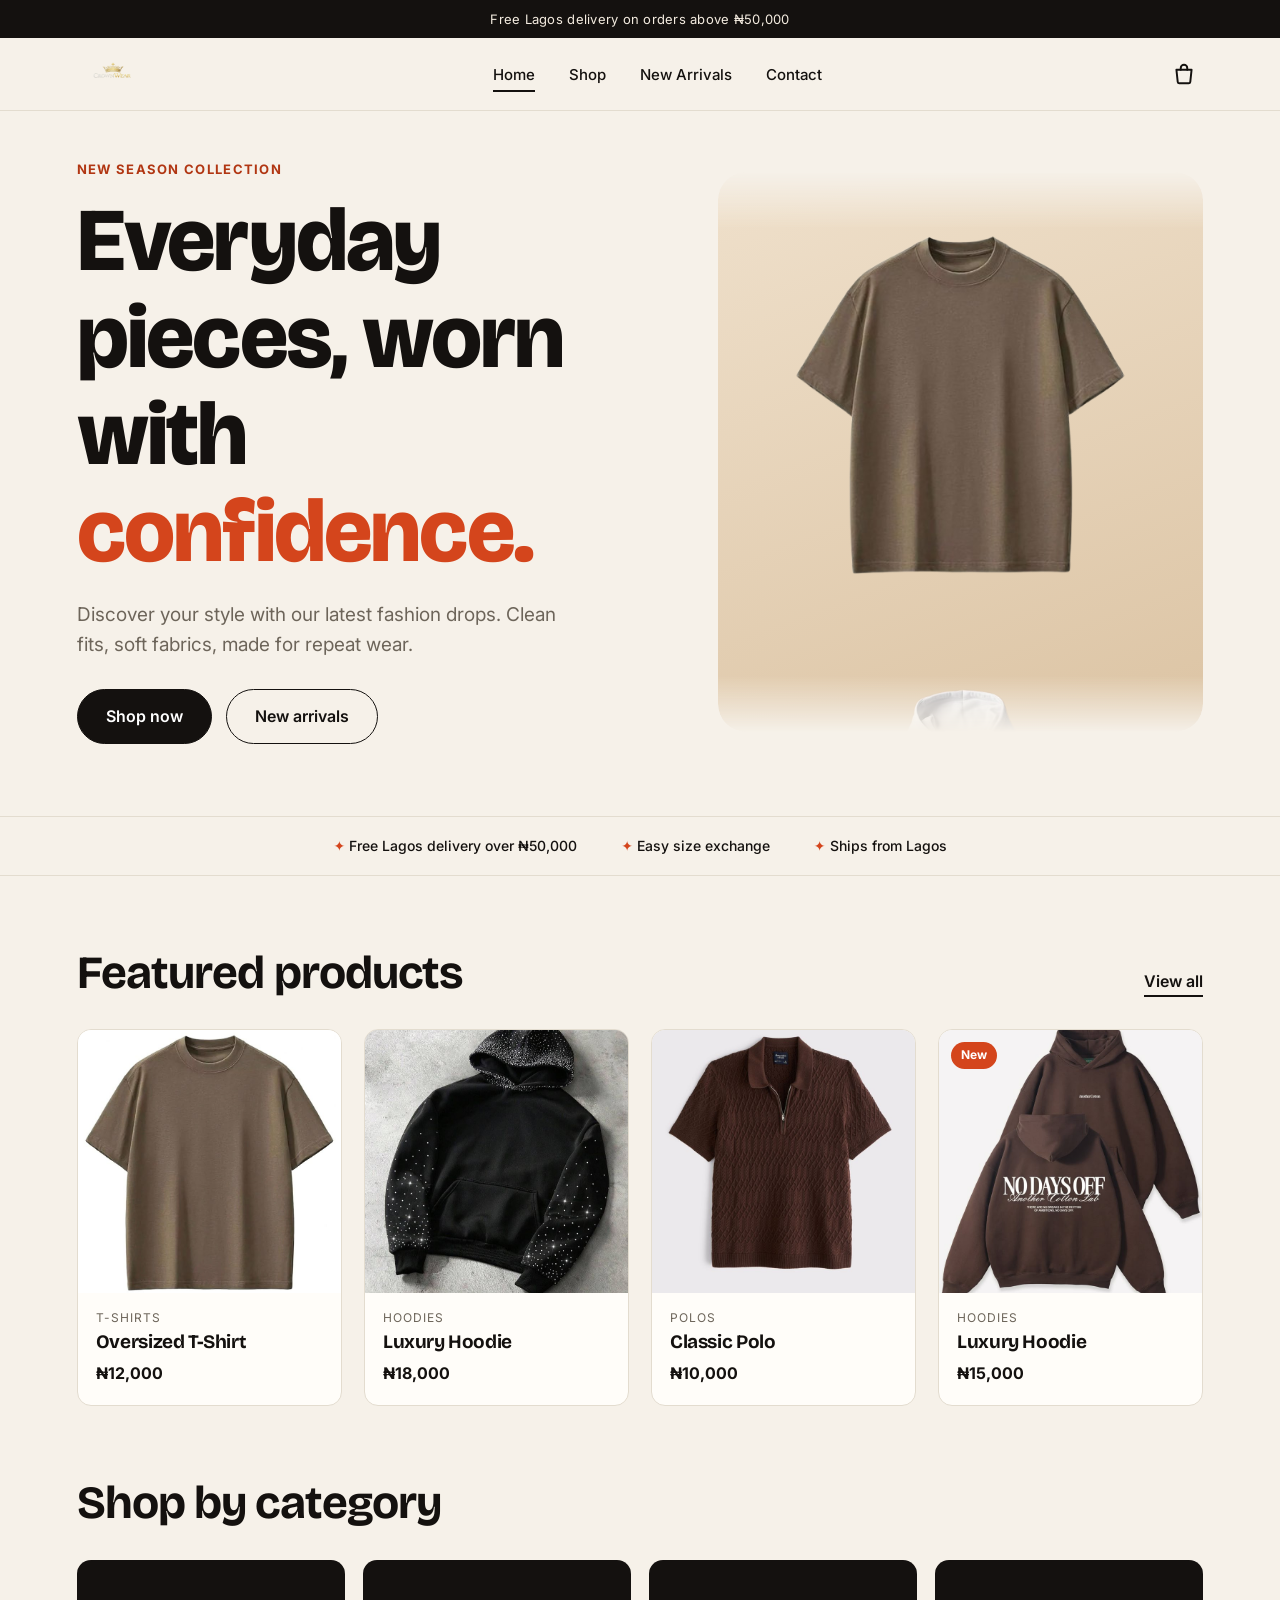
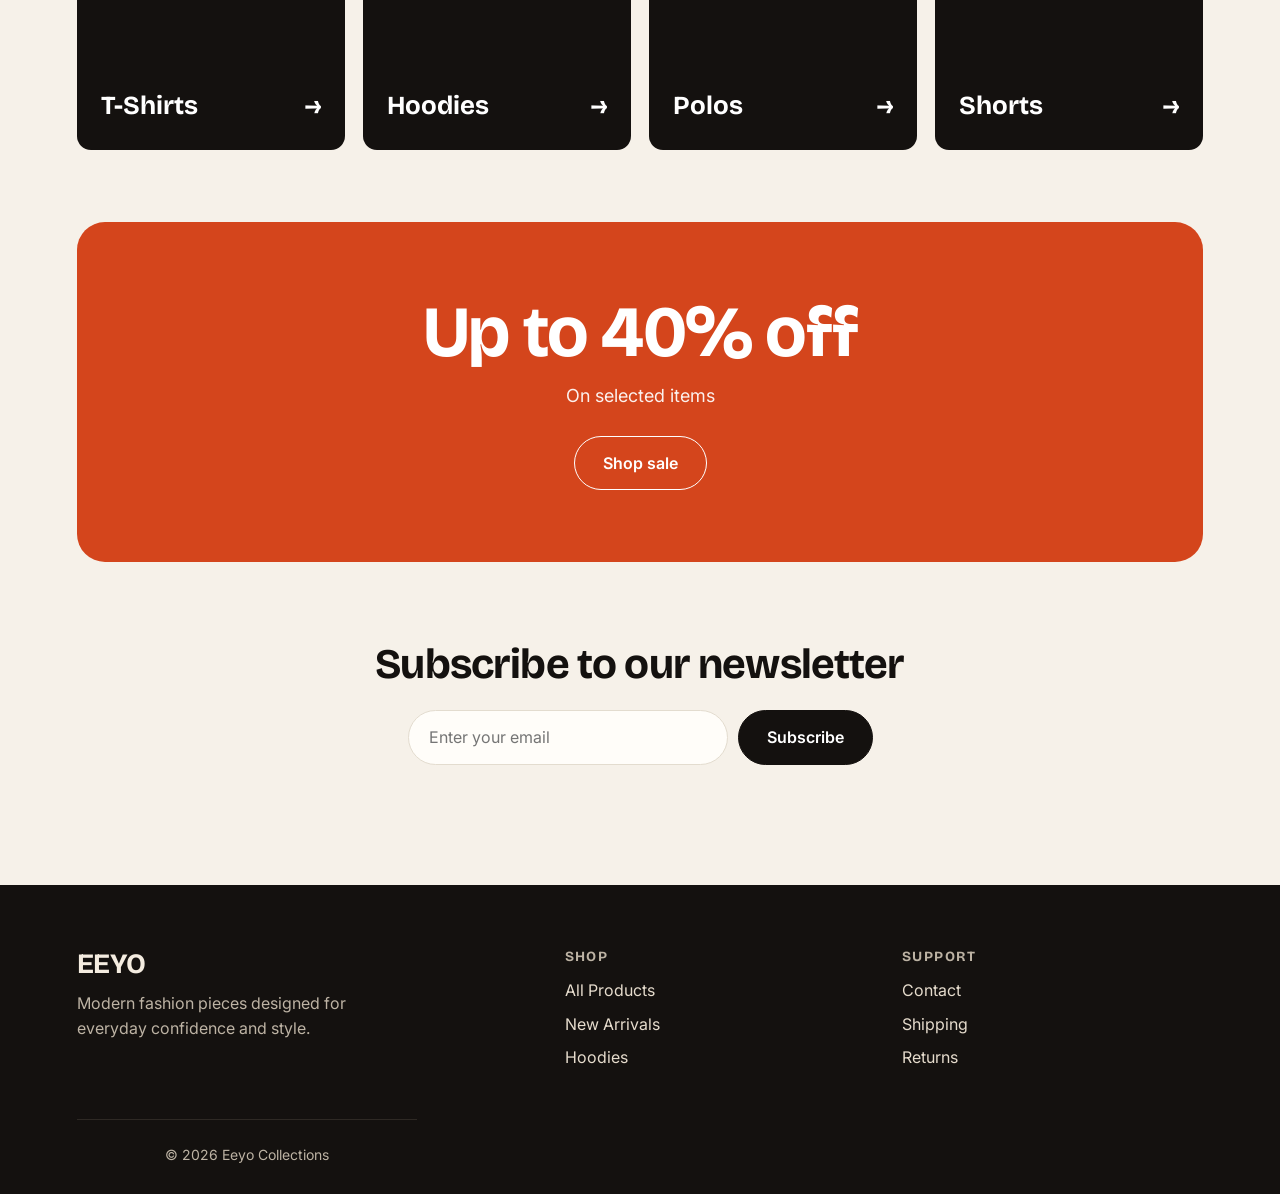
<file: index.html>
<!DOCTYPE html>
<html lang="en">
<head>
  <meta charset="UTF-8">
  <meta name="viewport" content="width=device-width, initial-scale=1.0">
  <title>Eeyo Collections | Modern everyday fashion</title>
  <meta name="description" content="Modern fashion pieces designed for everyday confidence and style. Shop hoodies, tees, polos and more.">
  <link rel="preconnect" href="https://fonts.googleapis.com">
  <link rel="preconnect" href="https://fonts.gstatic.com" crossorigin>
  <link href="https://fonts.googleapis.com/css2?family=Bricolage+Grotesque:opsz,wght@12..96,500;12..96,700;12..96,800&family=Inter:wght@400;500;600&display=swap" rel="stylesheet">
  <link rel="stylesheet" href="style.css">
</head>
<body>
  <div id="site-header"></div>

  <main>
    <section class="hero">
      <div class="hero-text reveal">
        <p class="eyebrow">New season collection</p>
        <h1>Everyday pieces, worn with <em>confidence.</em></h1>
        <p class="lead">Discover your style with our latest fashion drops. Clean fits, soft fabrics, made for repeat wear.</p>
        <div class="hero-actions">
          <a href="shop.html" class="btn btn-primary">Shop now</a>
          <a href="new-arrivals.html" class="btn">New arrivals</a>
        </div>
      </div>

      <div class="hero-slider reveal" style="--reveal-delay:150ms" aria-hidden="true">
        <div class="slide-track">
          <!-- Set 1 -->
          <img src="images/hero1-removebg-preview.png" alt="">
          <img src="images/hoodie1-removebg-preview.png" alt="">
          <img src="images/summer_short1-removebg-preview.png" alt="">
          <img src="images/hoodie5-removebg-preview.png" alt="">
          <!-- Set 2 (identical, so the loop is seamless) -->
          <img src="images/hero1-removebg-preview.png" alt="">
          <img src="images/hoodie1-removebg-preview.png" alt="">
          <img src="images/summer_short1-removebg-preview.png" alt="">
          <img src="images/hoodie5-removebg-preview.png" alt="">
        </div>
      </div>
    </section>

    <div class="strip">
      <span>Free Lagos delivery over &#8358;50,000</span>
      <span>Easy size exchange</span>
      <span>Ships from Lagos</span>
    </div>

    <section class="section">
      <div class="section-head reveal">
        <h2>Featured products</h2>
        <a href="shop.html" class="text-link">View all</a>
      </div>
      <div class="grid" id="featured-grid"></div>
    </section>

    <section class="section" style="padding-top:0">
      <div class="section-head reveal">
        <h2>Shop by category</h2>
      </div>
      <div class="cat-grid">
        <a href="shop.html?cat=tshirt" class="cat-tile reveal"><span>T-Shirts</span><span aria-hidden="true">&rarr;</span></a>
        <a href="shop.html?cat=hoodie" class="cat-tile reveal" style="--reveal-delay:80ms"><span>Hoodies</span><span aria-hidden="true">&rarr;</span></a>
        <a href="shop.html?cat=polo" class="cat-tile reveal" style="--reveal-delay:160ms"><span>Polos</span><span aria-hidden="true">&rarr;</span></a>
        <a href="shop.html?cat=shorts" class="cat-tile reveal" style="--reveal-delay:240ms"><span>Shorts</span><span aria-hidden="true">&rarr;</span></a>
      </div>
    </section>

    <section class="promo reveal">
      <h2>Up to 40% off</h2>
      <p>On selected items</p>
      <a href="shop.html" class="btn btn-light">Shop sale</a>
    </section>

    <section class="newsletter reveal">
      <h2>Subscribe to our newsletter</h2>
      <form id="newsletter-form">
        <input type="email" placeholder="Enter your email" aria-label="Email address" required>
        <button type="submit" class="btn btn-primary">Subscribe</button>
      </form>
    </section>
  </main>

  <div id="site-footer"></div>
  <script src="script.js"></script>
</body>
</html>
</file>
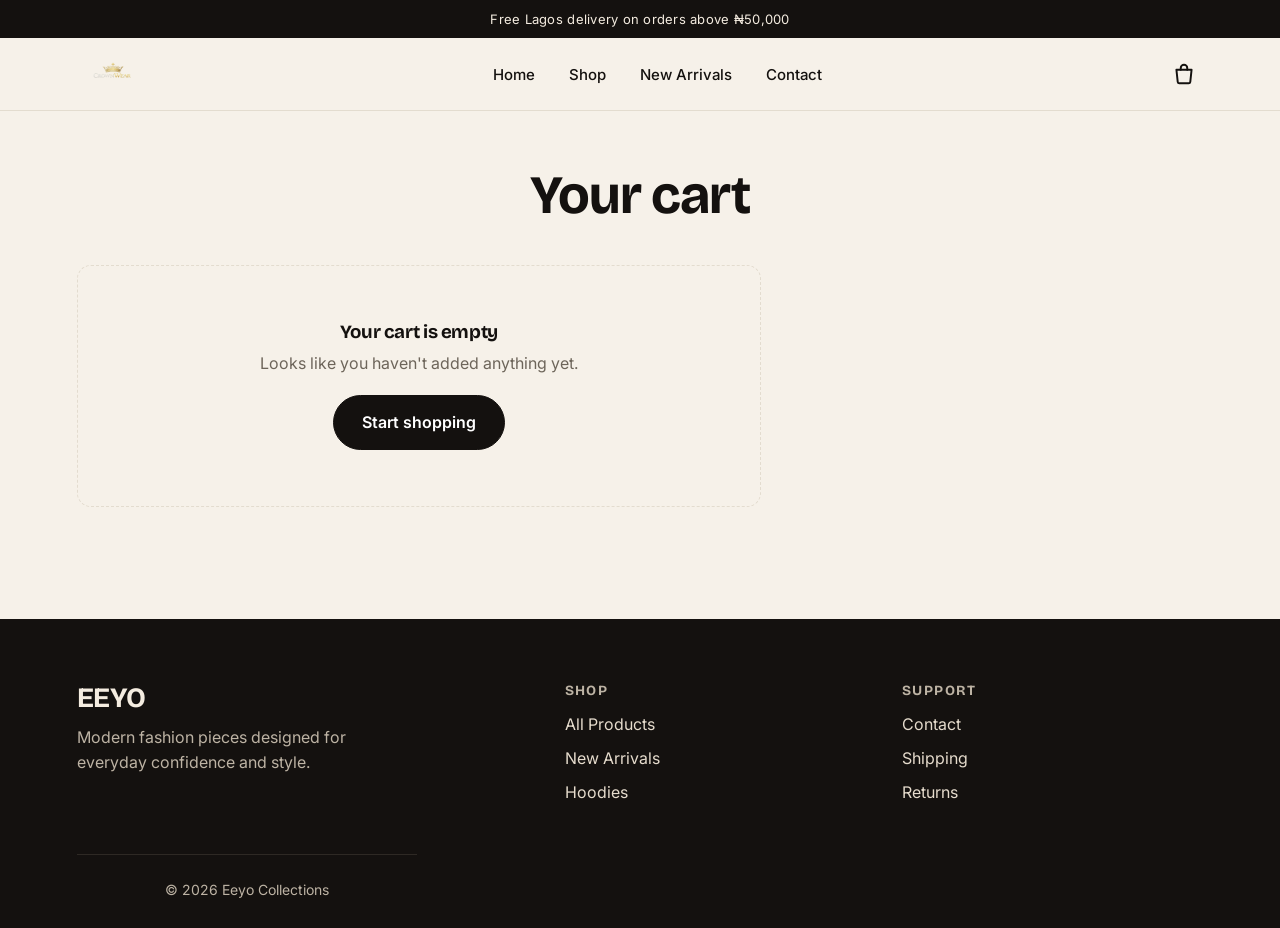
<file: cart.html>
<!DOCTYPE html>
<html lang="en">
<head>
  <meta charset="UTF-8">
  <meta name="viewport" content="width=device-width, initial-scale=1.0">
  <title>Cart | CrownWears Collections</title>
  <link rel="preconnect" href="https://fonts.googleapis.com">
  <link rel="preconnect" href="https://fonts.gstatic.com" crossorigin>
  <link href="https://fonts.googleapis.com/css2?family=Bricolage+Grotesque:opsz,wght@12..96,500;12..96,700;12..96,800&family=Inter:wght@400;500;600&display=swap" rel="stylesheet">
  <link rel="stylesheet" href="style.css">
</head>
<body>
  <div id="site-header"></div>

  <main>
    <h1 class="page-title">Your cart</h1>

    <div class="cart-layout">
      <div id="cart-items"></div>

      <aside class="summary-card hidden" id="cart-summary" aria-label="Cart total">
        <h3>Cart total</h3>
        <div class="summary-row"><span>Subtotal</span><span data-total="subtotal"></span></div>
        <div class="summary-row"><span>Delivery</span><span data-total="delivery"></span></div>
        <p class="free-note" id="free-note"></p>
        <div class="free-bar" id="free-bar"><span></span></div>
        <div class="summary-row total"><span>Total</span><span data-total="total"></span></div>
        <a href="checkout.html" class="btn btn-primary btn-block">Proceed to checkout</a>
        <a href="shop.html" class="btn btn-block">Continue shopping</a>
      </aside>
    </div>
  </main>

  <div id="site-footer"></div>
  <script src="script.js"></script>
</body>
</html>
</file>
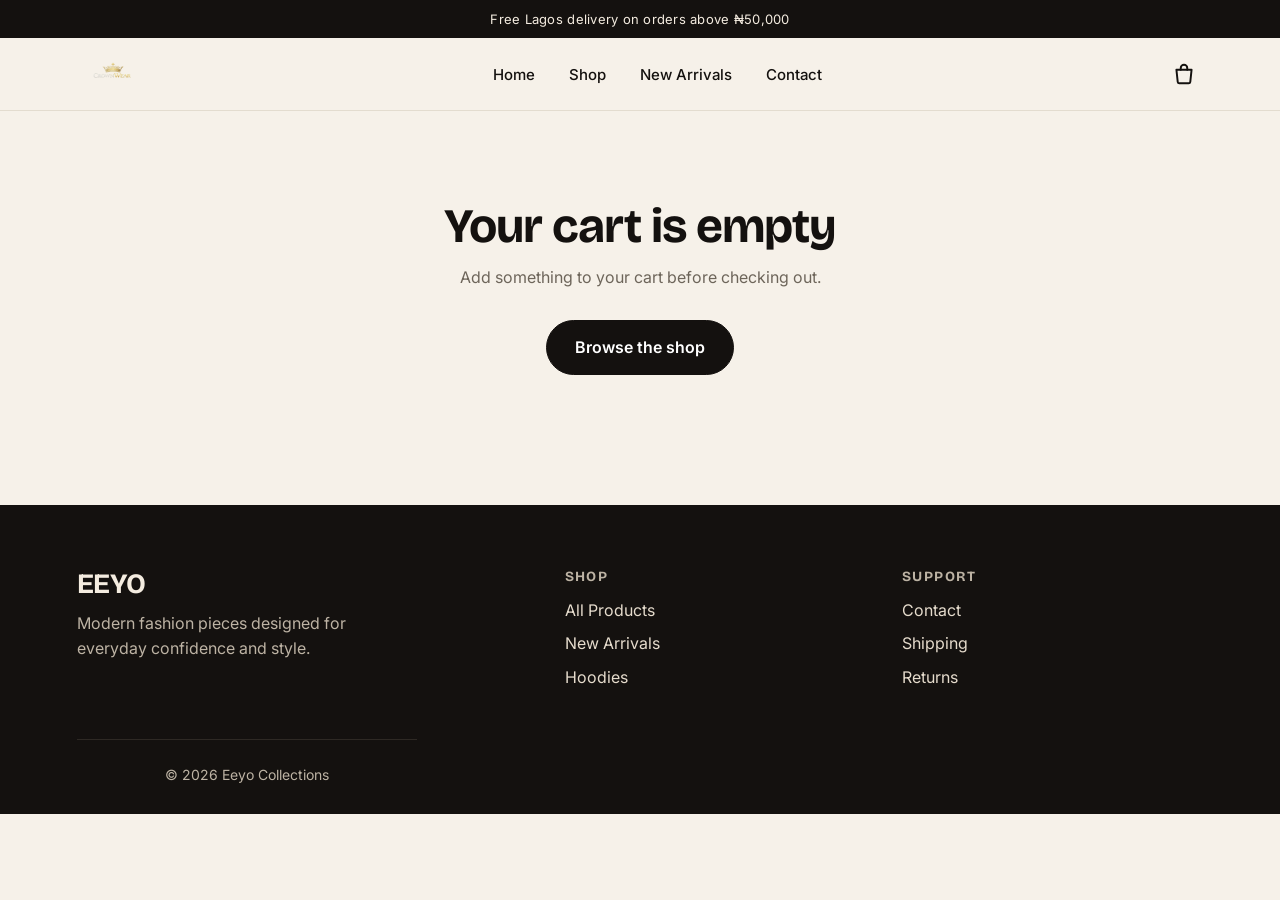
<file: checkout.html>
<!DOCTYPE html>
<html lang="en">
<head>
  <meta charset="UTF-8">
  <meta name="viewport" content="width=device-width, initial-scale=1.0">
  <title>Checkout | CrownWears Collections</title>
  <link rel="preconnect" href="https://fonts.googleapis.com">
  <link rel="preconnect" href="https://fonts.gstatic.com" crossorigin>
  <link href="https://fonts.googleapis.com/css2?family=Bricolage+Grotesque:opsz,wght@12..96,500;12..96,700;12..96,800&family=Inter:wght@400;500;600&display=swap" rel="stylesheet">
  <link rel="stylesheet" href="style.css">
</head>
<body>
  <div id="site-header"></div>

  <main id="checkout-root">
    <h1 class="page-title">Checkout</h1>

    <div class="checkout-layout">
      <form class="form-card" id="checkout-form" novalidate>
        <h3>Billing details</h3>
        <div class="form-grid">
          <div class="full">
            <label for="fullname">Full name</label>
            <input id="fullname" name="fullname" type="text" autocomplete="name" required>
          </div>
          <div>
            <label for="email">Email address</label>
            <input id="email" name="email" type="email" autocomplete="email" required>
          </div>
          <div>
            <label for="phone">Phone number</label>
            <input id="phone" name="phone" type="tel" autocomplete="tel" required>
          </div>
          <div class="full">
            <label for="address">Address</label>
            <input id="address" name="address" type="text" autocomplete="street-address" required>
          </div>
          <div>
            <label for="city">City</label>
            <input id="city" name="city" type="text" autocomplete="address-level2" required>
          </div>
          <div>
            <label for="state">State</label>
            <select id="state" name="state" autocomplete="address-level1" required>
              <option value="">Select state</option>
              <option>Abia</option><option>Adamawa</option><option>Akwa Ibom</option><option>Anambra</option>
              <option>Bauchi</option><option>Bayelsa</option><option>Benue</option><option>Borno</option>
              <option>Cross River</option><option>Delta</option><option>Ebonyi</option><option>Edo</option>
              <option>Ekiti</option><option>Enugu</option><option>FCT (Abuja)</option><option>Gombe</option>
              <option>Imo</option><option>Jigawa</option><option>Kaduna</option><option>Kano</option>
              <option>Katsina</option><option>Kebbi</option><option>Kogi</option><option>Kwara</option>
              <option>Lagos</option><option>Nasarawa</option><option>Niger</option><option>Ogun</option>
              <option>Ondo</option><option>Osun</option><option>Oyo</option><option>Plateau</option>
              <option>Rivers</option><option>Sokoto</option><option>Taraba</option><option>Yobe</option>
              <option>Zamfara</option>
            </select>
          </div>
        </div>
      </form>

      <aside class="summary-card" aria-label="Your order">
        <h3>Your order</h3>
        <div id="order-lines"></div>
        <div class="summary-row"><span>Subtotal</span><span data-total="subtotal"></span></div>
        <div class="summary-row"><span>Delivery</span><span data-total="delivery"></span></div>
        <div class="summary-row total"><span>Total</span><span data-total="total"></span></div>
        <button class="btn btn-primary btn-block" type="submit" form="checkout-form">Place order</button>
        <a href="cart.html" class="btn btn-block">Back to cart</a>
      </aside>
    </div>
  </main>

  <div id="site-footer"></div>
  <script src="script.js"></script>
</body>
</html>
</file>
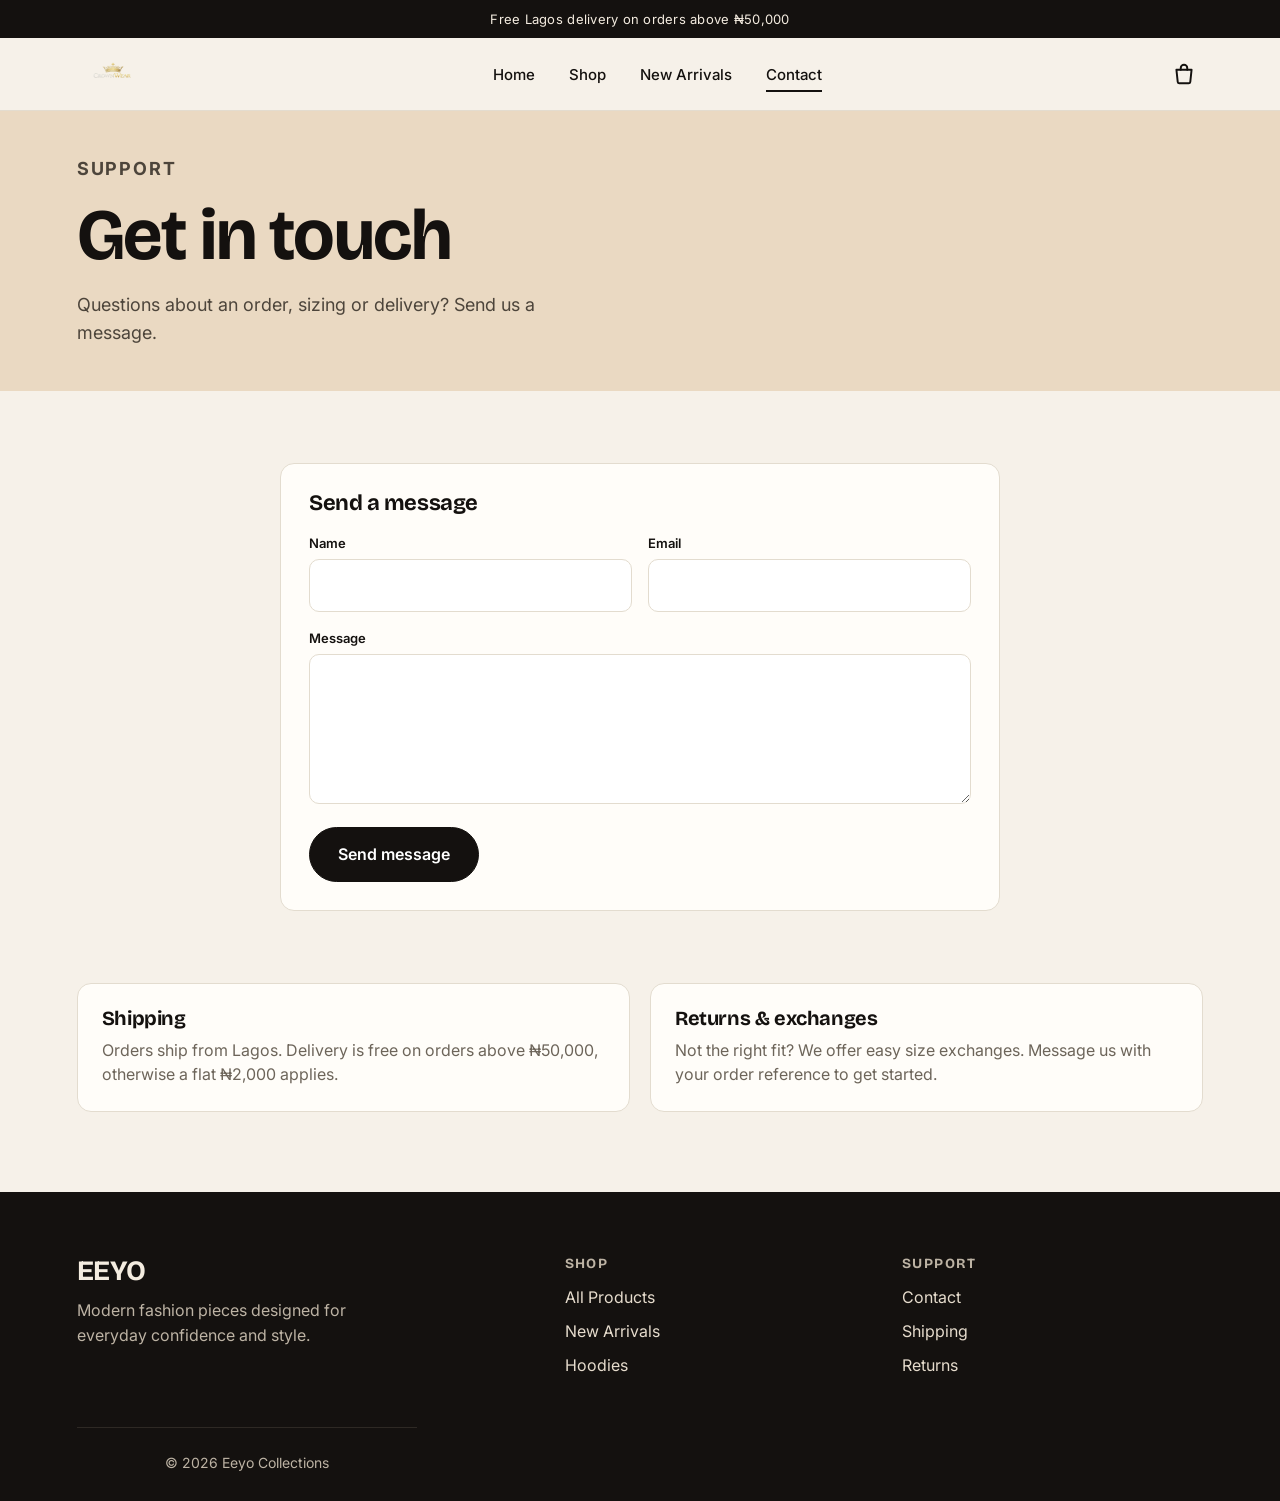
<file: contact.html>
<!DOCTYPE html>
<html lang="en">
<head>
  <meta charset="UTF-8">
  <meta name="viewport" content="width=device-width, initial-scale=1.0">
  <title>Contact | Eeyo Collections</title>
  <link rel="preconnect" href="https://fonts.googleapis.com">
  <link rel="preconnect" href="https://fonts.gstatic.com" crossorigin>
  <link href="https://fonts.googleapis.com/css2?family=Bricolage+Grotesque:opsz,wght@12..96,500;12..96,700;12..96,800&family=Inter:wght@400;500;600&display=swap" rel="stylesheet">
  <link rel="stylesheet" href="style.css">
</head>
<body>
  <div id="site-header"></div>

  <main>
    <section class="page-hero compact">
      <div>
        <p class="eyebrow">Support</p>
        <h1>Get in touch</h1>
        <p>Questions about an order, sizing or delivery? Send us a message.</p>
      </div>
    </section>

    <section class="section">
      <form class="form-card" id="contact-form" style="max-width:720px;margin:0 auto">
        <h3>Send a message</h3>
        <div class="form-grid">
          <div>
            <label for="c-name">Name</label>
            <input id="c-name" type="text" autocomplete="name" required>
          </div>
          <div>
            <label for="c-email">Email</label>
            <input id="c-email" type="email" autocomplete="email" required>
          </div>
          <div class="full">
            <label for="c-message">Message</label>
            <textarea id="c-message" required></textarea>
          </div>
          <div class="full">
            <button type="submit" class="btn btn-primary">Send message</button>
          </div>
        </div>
      </form>
    </section>

    <section class="info-blocks">
      <div class="info-block" id="shipping">
        <h3>Shipping</h3>
        <p>Orders ship from Lagos. Delivery is free on orders above &#8358;50,000, otherwise a flat &#8358;2,000 applies.</p>
      </div>
      <div class="info-block" id="returns">
        <h3>Returns &amp; exchanges</h3>
        <p>Not the right fit? We offer easy size exchanges. Message us with your order reference to get started.</p>
      </div>
    </section>
  </main>

  <div id="site-footer"></div>
  <script src="script.js"></script>
</body>
</html>
</file>
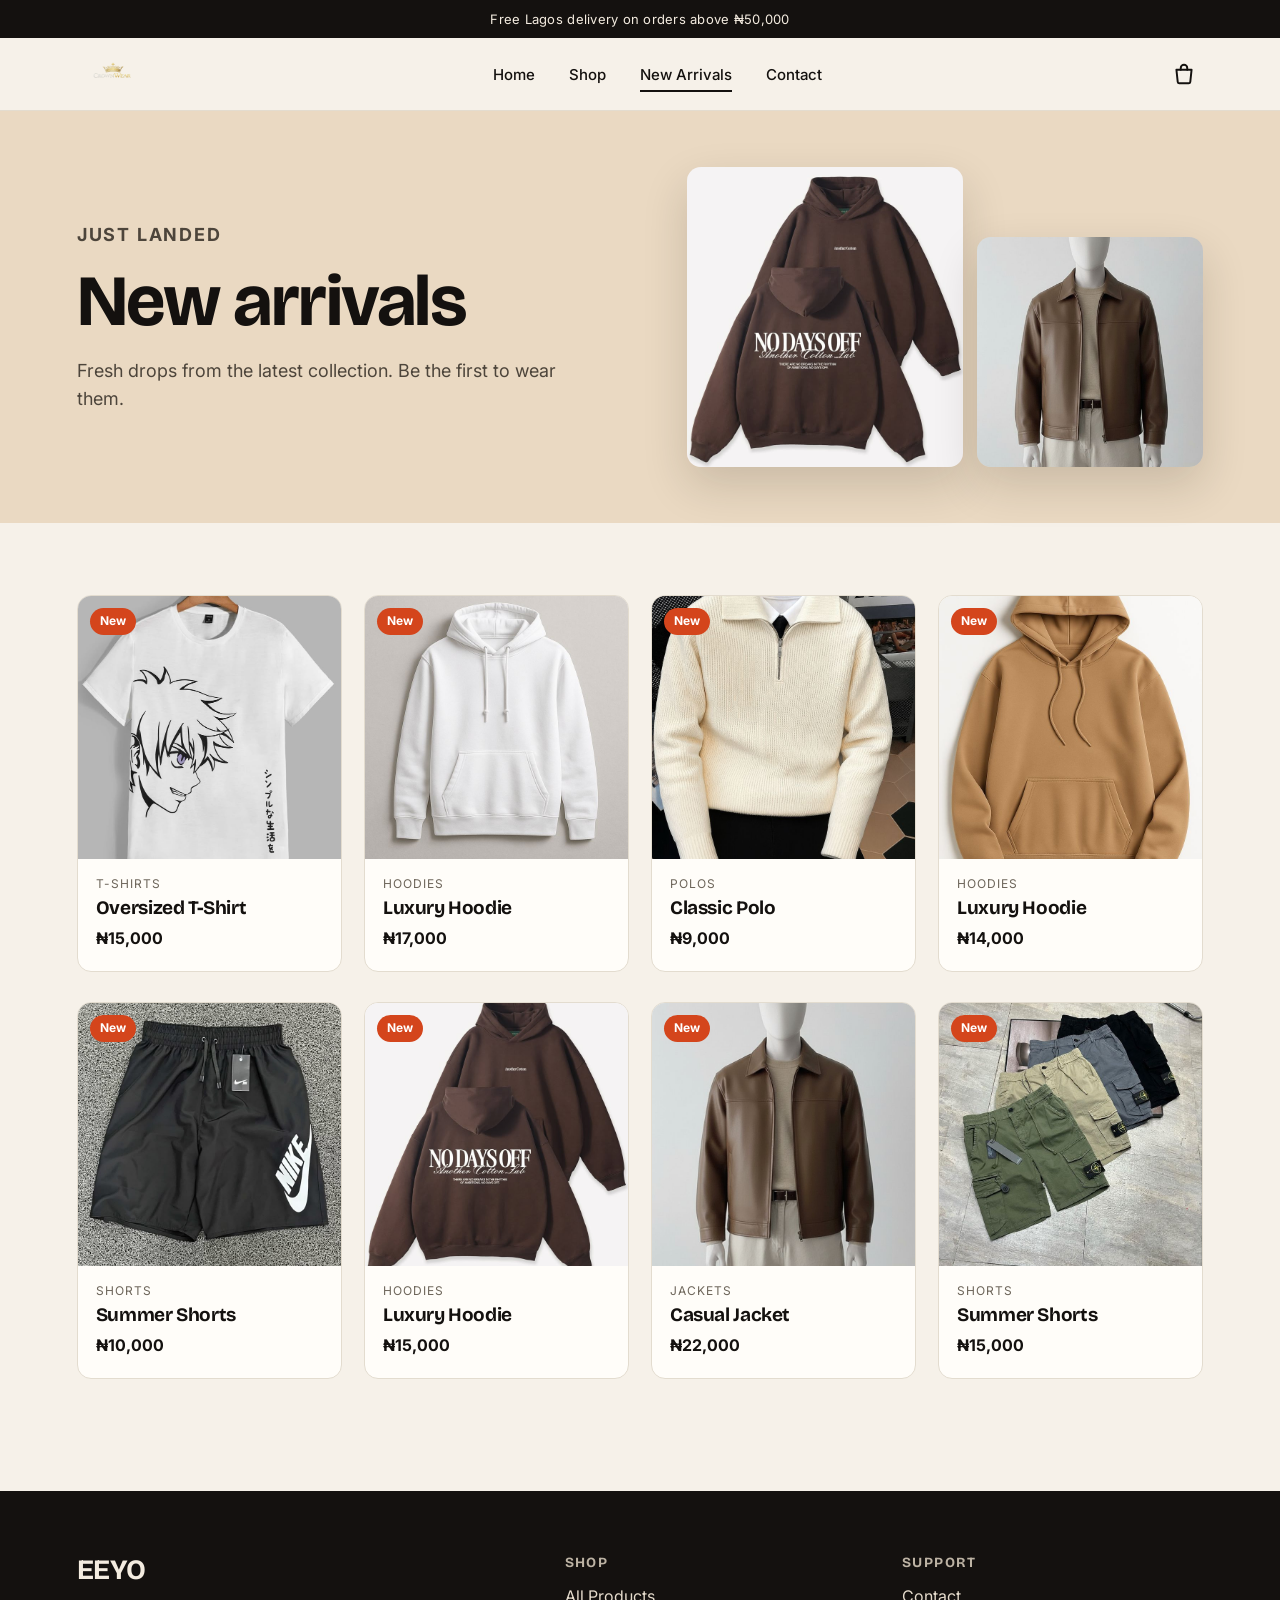
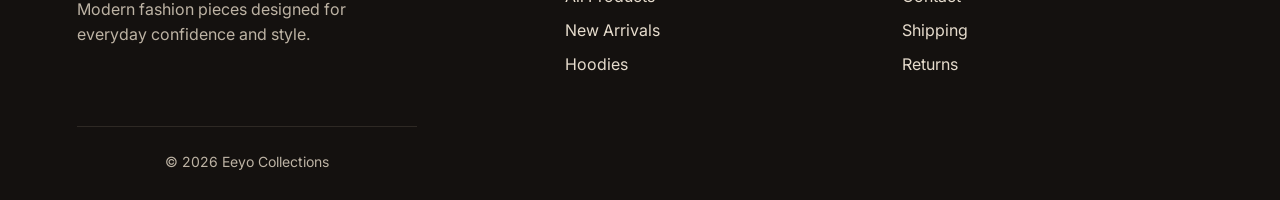
<file: new-arrivals.html>
<!DOCTYPE html>
<html lang="en">
<head>
  <meta charset="UTF-8">
  <meta name="viewport" content="width=device-width, initial-scale=1.0">
  <title>New Arrivals | Eeyo Collections</title>
  <meta name="description" content="The latest pieces from Eeyo Collections.">
  <link rel="preconnect" href="https://fonts.googleapis.com">
  <link rel="preconnect" href="https://fonts.gstatic.com" crossorigin>
  <link href="https://fonts.googleapis.com/css2?family=Bricolage+Grotesque:opsz,wght@12..96,500;12..96,700;12..96,800&family=Inter:wght@400;500;600&display=swap" rel="stylesheet">
  <link rel="stylesheet" href="style.css">
</head>
<body>
  <div id="site-header"></div>

  <main>
    <section class="page-hero">
      <div class="reveal">
        <p class="eyebrow">Just landed</p>
        <h1>New arrivals</h1>
        <p>Fresh drops from the latest collection. Be the first to wear them.</p>
      </div>
      <div class="page-hero-media reveal" style="--reveal-delay:120ms" aria-hidden="true">
        <img src="images/hoodie6.jpeg" alt="">
        <img src="images/jacket2.jpeg" alt="">
      </div>
    </section>

    <section class="section">
      <div class="grid" id="arrivals-grid"></div>
    </section>
  </main>

  <div id="site-footer"></div>
  <script src="script.js"></script>
</body>
</html>
</file>
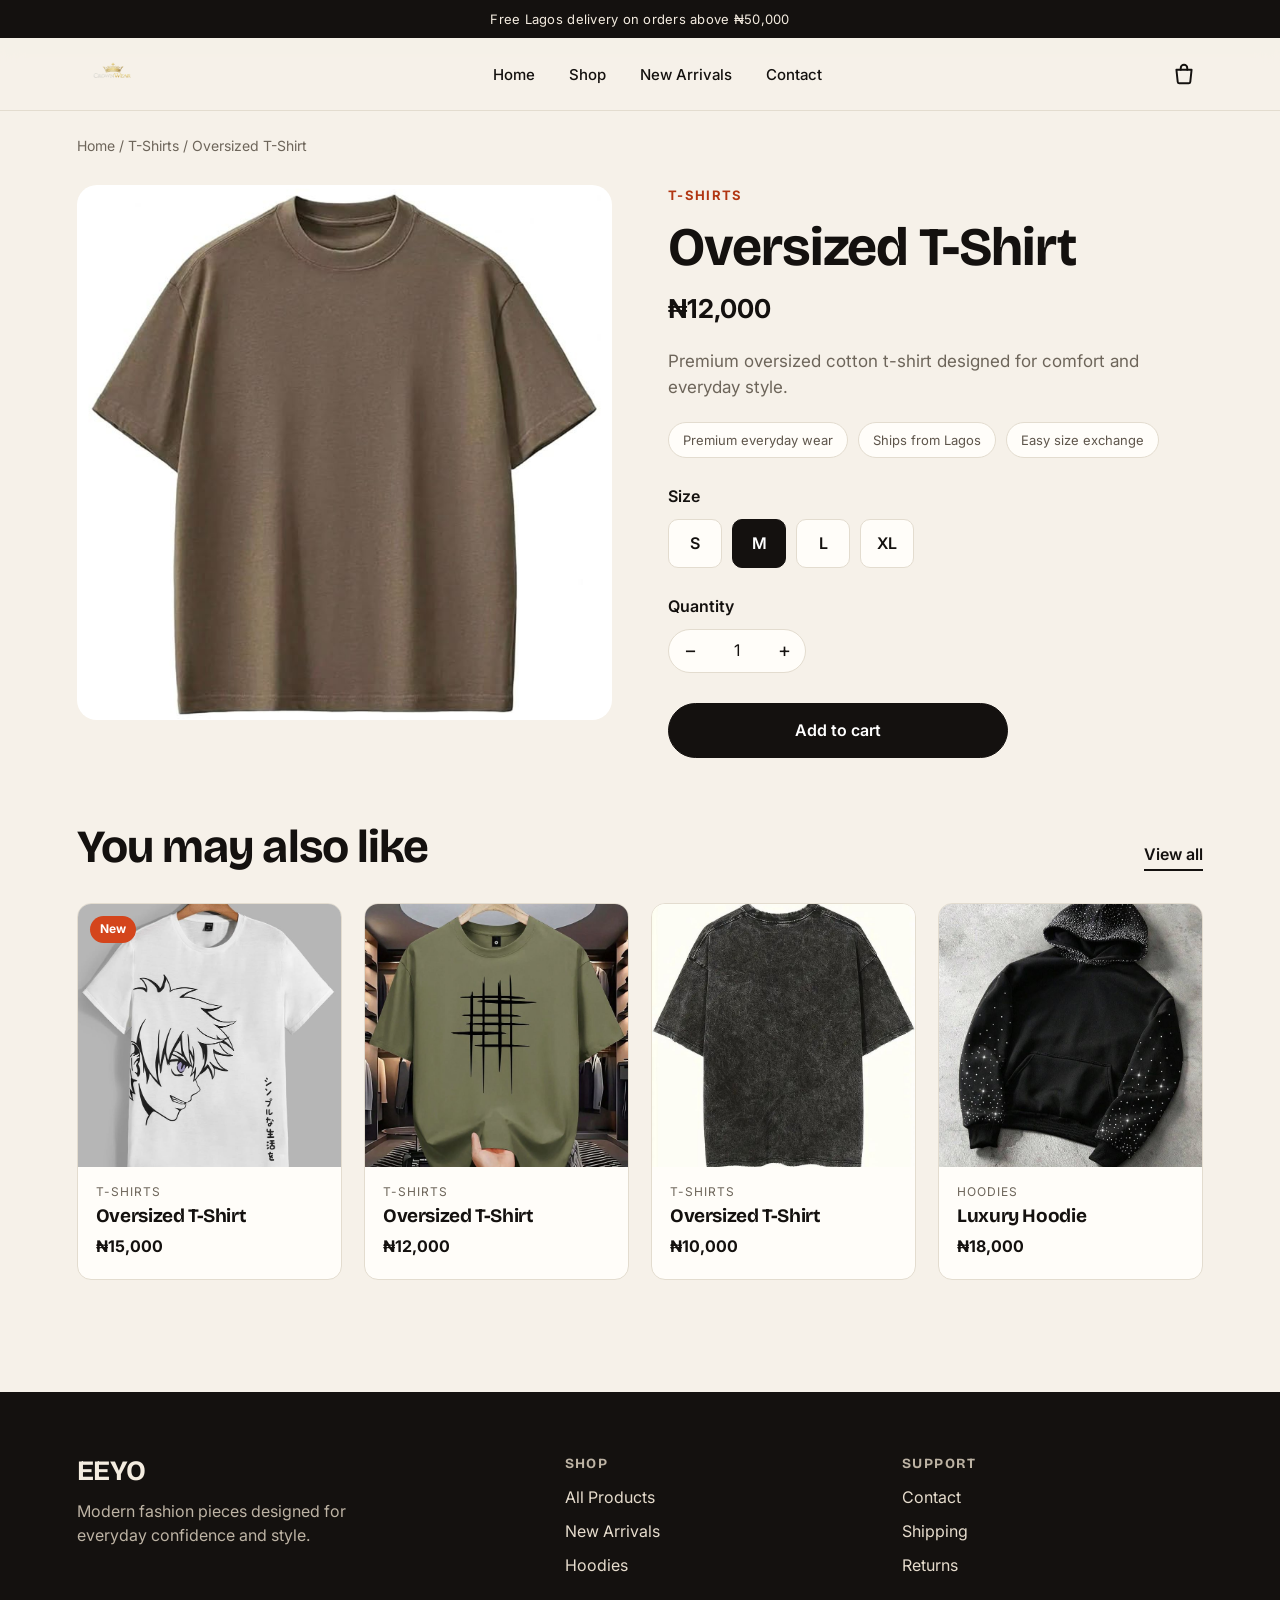
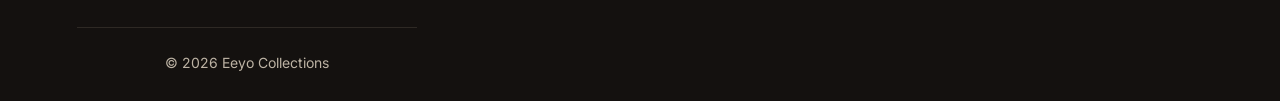
<file: product.html>
<!DOCTYPE html>
<html lang="en">
<head>
  <meta charset="UTF-8">
  <meta name="viewport" content="width=device-width, initial-scale=1.0">
  <title>Product | CrownWears Collections</title>
  <link rel="preconnect" href="https://fonts.googleapis.com">
  <link rel="preconnect" href="https://fonts.gstatic.com" crossorigin>
  <link href="https://fonts.googleapis.com/css2?family=Bricolage+Grotesque:opsz,wght@12..96,500;12..96,700;12..96,800&family=Inter:wght@400;500;600&display=swap" rel="stylesheet">
  <link rel="stylesheet" href="style.css">
</head>
<body>
  <div id="site-header"></div>

  <main>
    <div id="product-view"></div>

    <section class="section" style="padding-top:0">
      <div class="section-head">
        <h2>You may also like</h2>
        <a href="shop.html" class="text-link">View all</a>
      </div>
      <div class="grid" id="related-grid"></div>
    </section>
  </main>

  <div id="site-footer"></div>
  <script src="script.js"></script>
</body>
</html>
</file>
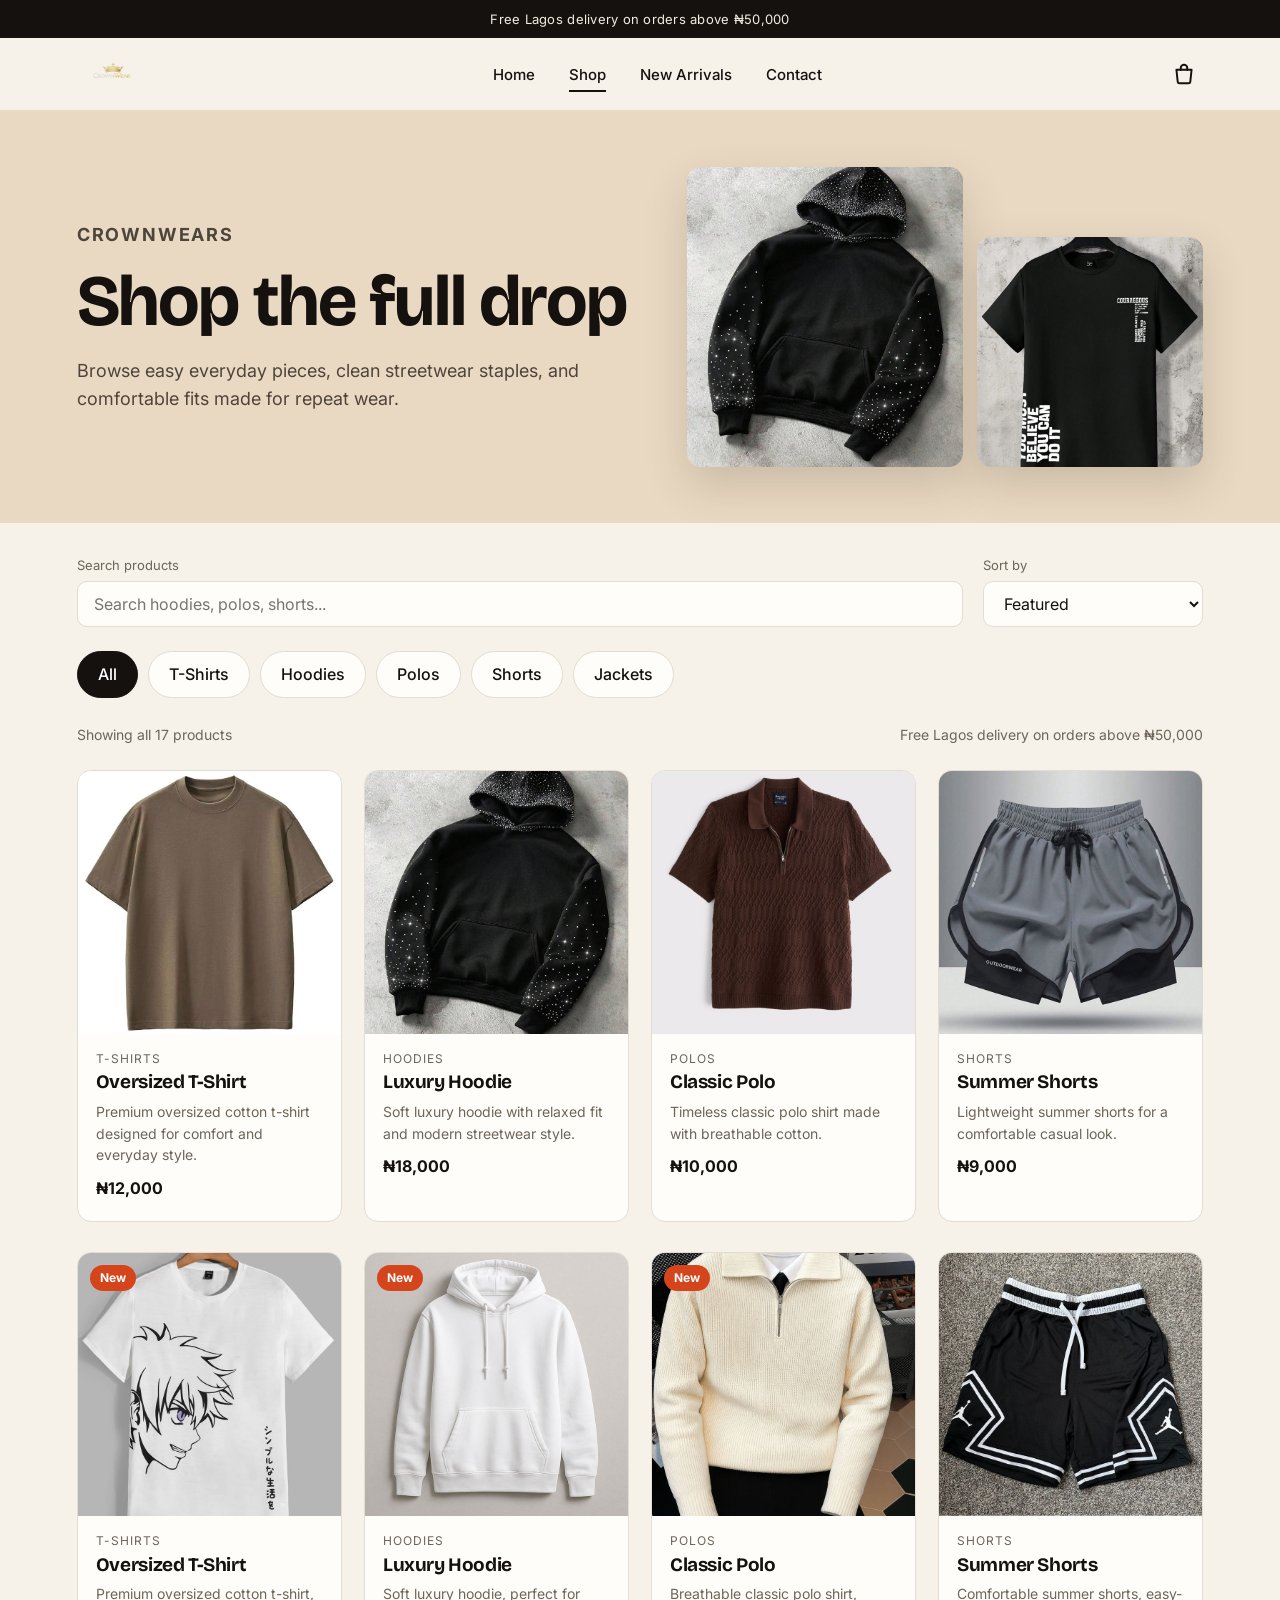
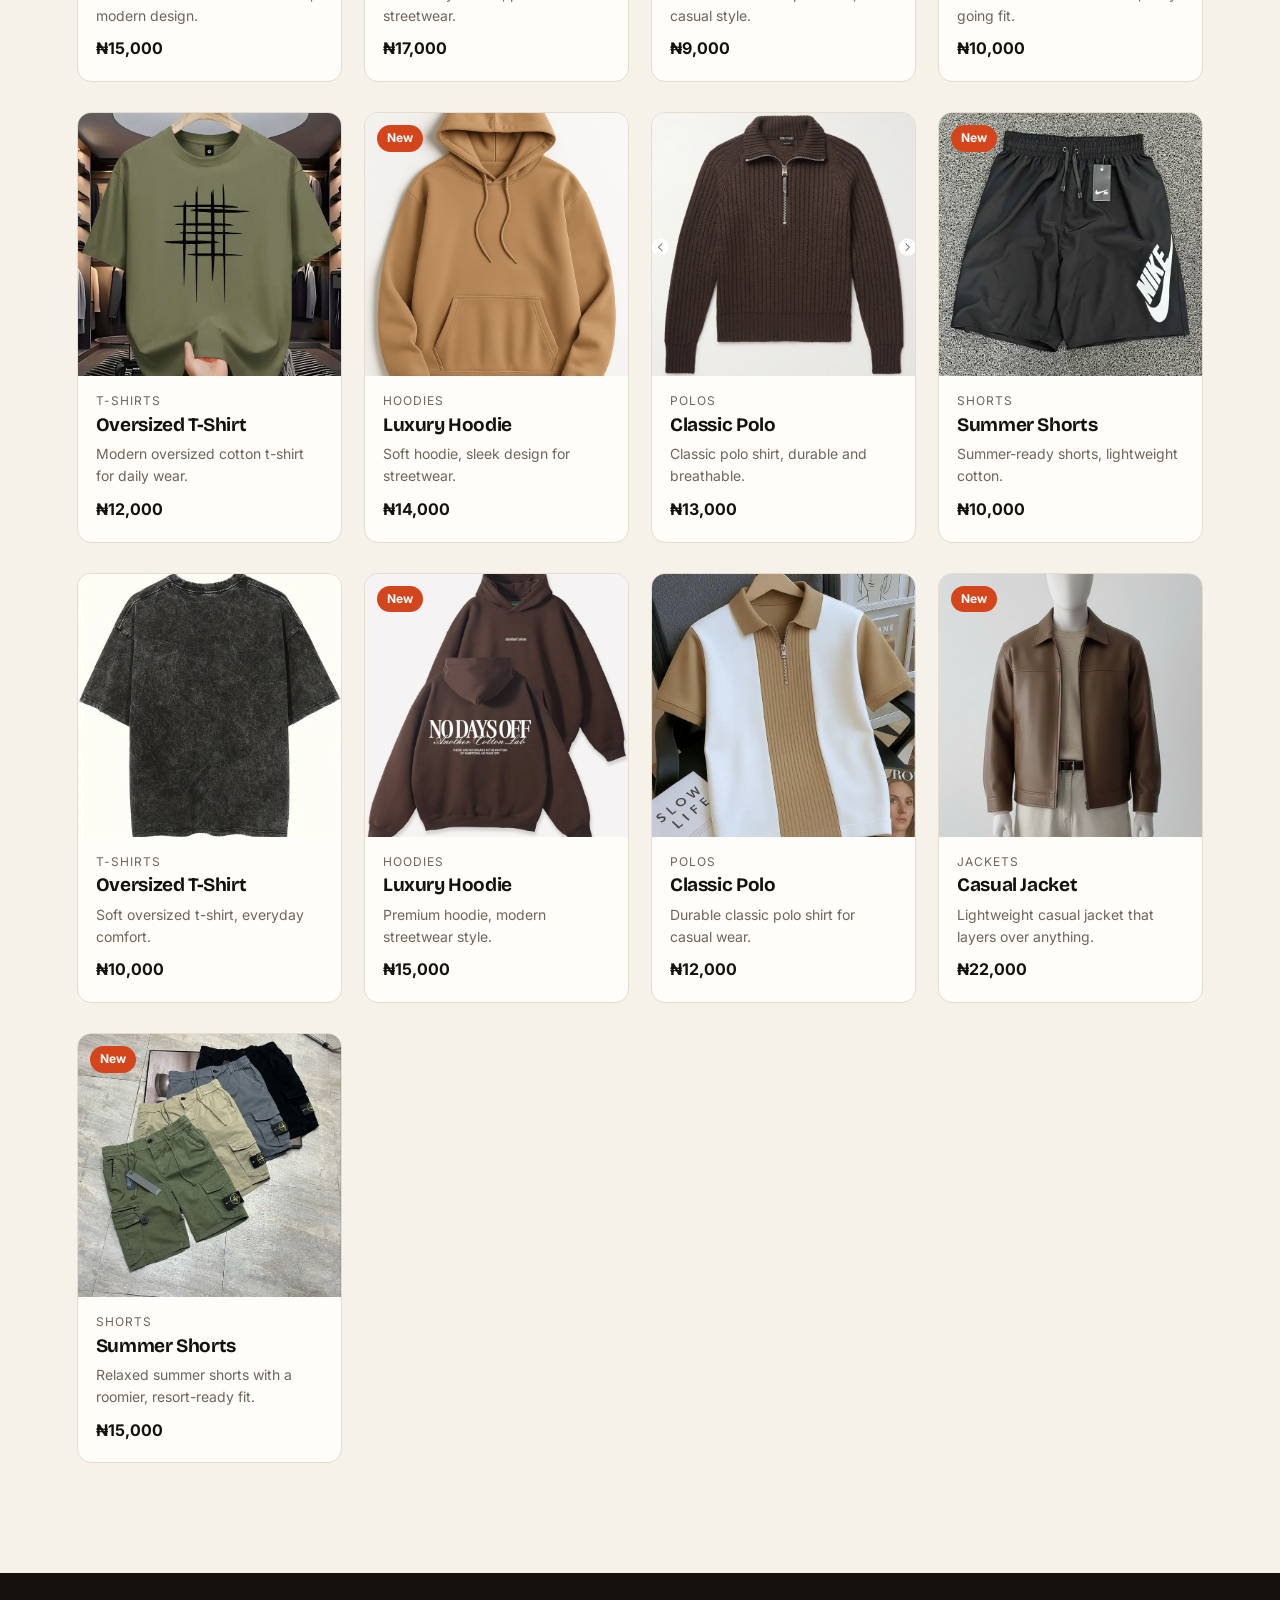
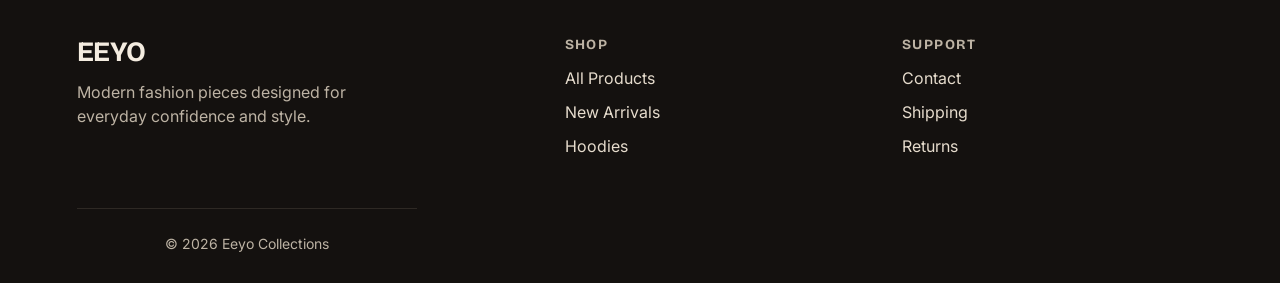
<file: shop.html>
<!DOCTYPE html>
<html lang="en">
<head>
  <meta charset="UTF-8">
  <meta name="viewport" content="width=device-width, initial-scale=1.0">
  <title>Shop | CrownWears</title>
  <meta name="description" content="Browse every CrownWears piece: oversized tees, hoodies, polos, shorts and jackets.">
  <link rel="preconnect" href="https://fonts.googleapis.com">
  <link rel="preconnect" href="https://fonts.gstatic.com" crossorigin>
  <link href="https://fonts.googleapis.com/css2?family=Bricolage+Grotesque:opsz,wght@12..96,500;12..96,700;12..96,800&family=Inter:wght@400;500;600&display=swap" rel="stylesheet">
  <link rel="stylesheet" href="style.css">
</head>
<body>
  <div id="site-header"></div>

  <main>
    <section class="page-hero">
      <div class="reveal">
        <p class="eyebrow">CrownWears</p>
        <h1>Shop the full drop</h1>
        <p>Browse easy everyday pieces, clean streetwear staples, and comfortable fits made for repeat wear.</p>
      </div>
      <div class="page-hero-media reveal" style="--reveal-delay:120ms" aria-hidden="true">
        <img src="images/hoodie7.jpeg" alt="">
        <img src="images/t-shirt3.jpeg" alt="">
      </div>
    </section>

    <section class="shop-toolbar" aria-label="Shop controls">
      <div>
        <label for="shop-search">Search products</label>
        <input type="search" id="shop-search" placeholder="Search hoodies, polos, shorts..." autocomplete="off">
      </div>
      <div class="shop-sort">
        <label for="sort-products">Sort by</label>
        <select id="sort-products">
          <option value="featured">Featured</option>
          <option value="price-low">Price: low to high</option>
          <option value="price-high">Price: high to low</option>
          <option value="name">Name</option>
        </select>
      </div>
    </section>

    <section class="filters" aria-label="Product categories">
      <button type="button" class="active" data-filter="all">All</button>
      <button type="button" data-filter="tshirt">T-Shirts</button>
      <button type="button" data-filter="hoodie">Hoodies</button>
      <button type="button" data-filter="polo">Polos</button>
      <button type="button" data-filter="shorts">Shorts</button>
      <button type="button" data-filter="jacket">Jackets</button>
    </section>

    <section class="shop-results">
      <div class="shop-meta">
        <p id="result-count" aria-live="polite">Showing all products</p>
        <p>Free Lagos delivery on orders above &#8358;50,000</p>
      </div>
      <div class="grid" id="product-grid"></div>
    </section>
  </main>

  <div id="site-footer"></div>
  <script src="script.js"></script>
</body>
</html>
</file>
<file: style.css>
/* ==========================================================
   EEYO Collections — redesigned stylesheet
   ========================================================== */

:root {
  --ink: #14110f;
  --paper: #f6f1e9;
  --card: #fffdf9;
  --line: #e3dccf;
  --muted: #6d655a;
  --accent: #d4451c;
  --accent-dark: #b13612;
  --sand: #ead9c2;
  --radius: 14px;
  --shadow: 0 14px 34px rgba(20, 17, 15, 0.08);
  --pad: clamp(20px, 6vw, 88px);
  --font-head: "Bricolage Grotesque", system-ui, sans-serif;
  --font-body: "Inter", system-ui, -apple-system, "Segoe UI", sans-serif;
}

*, *::before, *::after { box-sizing: border-box; }

html { scroll-behavior: smooth; scroll-padding-top: 90px; }

body {
  margin: 0;
  background: var(--paper);
  color: var(--ink);
  font-family: var(--font-body);
  line-height: 1.55;
  -webkit-font-smoothing: antialiased;
}

img { max-width: 100%; display: block; }
a { color: inherit; }
p { margin: 0; }
h1, h2, h3, h4 {
  font-family: var(--font-head);
  line-height: 1.08;
  letter-spacing: -0.02em;
  margin: 0;
}
button, input, select, textarea { font: inherit; color: inherit; }
.hidden { display: none !important; }
.muted { color: var(--muted); }

:focus-visible {
  outline: 3px solid var(--accent);
  outline-offset: 2px;
}

/* ---------- Buttons ---------- */
.btn {
  display: inline-flex;
  align-items: center;
  justify-content: center;
  gap: 8px;
  padding: 14px 28px;
  border: 1.5px solid var(--ink);
  border-radius: 999px;
  background: transparent;
  color: var(--ink);
  font-weight: 600;
  text-decoration: none;
  cursor: pointer;
  transition: background 0.25s, color 0.25s, transform 0.25s, border-color 0.25s;
}
.btn:hover { background: var(--ink); color: #fff; transform: translateY(-2px); }
.btn-primary { background: var(--ink); color: #fff; }
.btn-primary:hover { background: var(--accent); border-color: var(--accent); }
.btn-light { border-color: #fff; color: #fff; }
.btn-light:hover { background: #fff; color: var(--ink); }
.btn-block { width: 100%; }

.link-btn {
  background: none;
  border: 0;
  padding: 0;
  color: var(--accent-dark);
  text-decoration: underline;
  cursor: pointer;
  font-size: 14px;
}

/* ---------- Announcement + header ---------- */
.announce {
  background: var(--ink);
  color: #f4ece0;
  text-align: center;
  font-size: 13px;
  padding: 9px var(--pad);
  letter-spacing: 0.02em;
}

.header {
  position: sticky;
  top: 0;
  z-index: 1000;
  background: rgba(246, 241, 233, 0.92);
  backdrop-filter: blur(12px);
  border-bottom: 1px solid var(--line);
  transition: box-shadow 0.3s;
}
.header.scrolled { box-shadow: 0 6px 22px rgba(20, 17, 15, 0.07); }

.navbar {
  display: flex;
  align-items: center;
  justify-content: space-between;
  gap: 20px;
  padding: 12px var(--pad);
}

.brand { display: inline-flex; align-items: center; text-decoration: none; }
.logo-image { height: 48px; width: auto; }
.wordmark {
  font-family: var(--font-head);
  font-weight: 800;
  font-size: 28px;
  letter-spacing: 0.04em;
}

.nav-links {
  display: flex;
  gap: 34px;
  list-style: none;
  margin: 0;
  padding: 0;
}
.nav-links a {
  text-decoration: none;
  font-weight: 500;
  font-size: 15px;
  padding: 6px 0;
  border-bottom: 2px solid transparent;
  transition: border-color 0.2s;
}
.nav-links a:hover,
.nav-links a.active { border-bottom-color: var(--ink); }

.menu-toggle {
  display: none;
  background: none;
  border: 0;
  font-size: 26px;
  line-height: 1;
  cursor: pointer;
  padding: 4px 8px;
}

.cart-icon {
  position: relative;
  display: inline-flex;
  padding: 6px;
  text-decoration: none;
}
.cart-icon svg { width: 26px; height: 26px; }
#cart-count {
  position: absolute;
  top: -4px;
  right: -6px;
  min-width: 20px;
  height: 20px;
  padding: 0 5px;
  display: grid;
  place-items: center;
  background: var(--accent);
  color: #fff;
  font-size: 11px;
  font-weight: 700;
  border-radius: 999px;
}

@media (max-width: 820px) {
  .menu-toggle { display: block; order: 0; }
  .brand { order: 1; }
  .cart-icon { order: 2; }
  .nav-links {
    display: none;
    position: absolute;
    top: 100%;
    left: 0;
    right: 0;
    flex-direction: column;
    gap: 0;
    background: var(--paper);
    border-bottom: 1px solid var(--line);
    padding: 8px var(--pad) 18px;
  }
  .nav-links.open { display: flex; }
  .nav-links a { display: block; padding: 14px 0; border-bottom: 1px solid var(--line); }
}

/* ---------- Reveal animation ---------- */
.reveal {
  opacity: 0;
  transform: translateY(26px);
  transition: opacity 0.7s ease, transform 0.7s ease;
  transition-delay: var(--reveal-delay, 0ms);
}
.reveal.in-view { opacity: 1; transform: none; }

@media (prefers-reduced-motion: reduce) {
  .reveal { opacity: 1; transform: none; transition: none; }
  .slide-track { animation: none !important; }
  html { scroll-behavior: auto; }
}

/* ---------- Layout helpers ---------- */
.section { padding: 72px var(--pad); }
.section-head {
  display: flex;
  align-items: end;
  justify-content: space-between;
  gap: 20px;
  margin-bottom: 32px;
  flex-wrap: wrap;
}
.section-head h2 { font-size: clamp(30px, 4vw, 46px); }
.text-link { font-weight: 600; text-decoration: none; border-bottom: 2px solid var(--ink); padding-bottom: 2px; }
.text-link:hover { color: var(--accent); border-color: var(--accent); }

.eyebrow {
  color: var(--accent-dark);
  font-size: 13px;
  font-weight: 700;
  letter-spacing: 0.1em;
  text-transform: uppercase;
  margin-bottom: 14px;
}

/* ---------- Hero ---------- */
.hero {
  display: grid;
  grid-template-columns: 1.1fr 0.9fr;
  align-items: center;
  gap: 48px;
  padding: 48px var(--pad) 72px;
}
.hero h1 { font-size: clamp(44px, 7vw, 94px); font-weight: 800; margin-bottom: 20px; }
.hero h1 em { font-style: normal; color: var(--accent); }
.hero-text p.lead { font-size: 19px; color: var(--muted); max-width: 480px; margin-bottom: 30px; }
.hero-actions { display: flex; gap: 14px; flex-wrap: wrap; }

.hero-slider {
  position: relative;
  height: 560px;
  overflow: hidden;
  border-radius: 28px;
  background: linear-gradient(160deg, #efe0cb, #dcc4a4);
  -webkit-mask-image: linear-gradient(transparent, #000 10%, #000 90%, transparent);
  mask-image: linear-gradient(transparent, #000 10%, #000 90%, transparent);
}
.slide-track {
  display: flex;
  flex-direction: column;
  animation: scrollUp 24s linear infinite;
}
.slide-track img { width: 72%; margin: 0 auto 24px; }
.hero-slider:hover .slide-track { animation-play-state: paused; }
@keyframes scrollUp { to { transform: translateY(-50%); } }

@media (max-width: 820px) {
  .hero { grid-template-columns: 1fr; gap: 32px; padding-top: 32px; }
  .hero-slider { height: 380px; }
}

/* ---------- Trust strip ---------- */
.strip {
  display: flex;
  justify-content: center;
  flex-wrap: wrap;
  gap: 12px 44px;
  padding: 18px var(--pad);
  border-block: 1px solid var(--line);
  font-size: 14px;
  font-weight: 500;
}
.strip span::before { content: "✦ "; color: var(--accent); }

/* ---------- Product cards ---------- */
.grid {
  display: grid;
  grid-template-columns: repeat(auto-fill, minmax(230px, 1fr));
  gap: 30px 22px;
}
.card {
  display: block;
  text-decoration: none;
  background: var(--card);
  border: 1px solid var(--line);
  border-radius: var(--radius);
  overflow: hidden;
  transition: transform 0.3s, box-shadow 0.3s;
}
.card:hover { transform: translateY(-6px); box-shadow: var(--shadow); }
.card-media {
  position: relative;
  aspect-ratio: 1 / 1;
  background: #efe8dc;
  overflow: hidden;
}
.card-media img {
  width: 100%;
  height: 100%;
  object-fit: cover;
  transition: transform 0.5s;
}
.card:hover .card-media img { transform: scale(1.06); }
.img-missing { visibility: hidden; }
.badge {
  position: absolute;
  top: 12px;
  left: 12px;
  background: var(--accent);
  color: #fff;
  font-size: 12px;
  font-weight: 700;
  padding: 4px 10px;
  border-radius: 999px;
}
.card-body { padding: 16px 18px 20px; }
.card-cat { font-size: 12px; text-transform: uppercase; letter-spacing: 0.08em; color: var(--muted); margin-bottom: 4px; }
.card-body h3 { font-size: 19px; margin-bottom: 8px; }
.card-desc { color: var(--muted); font-size: 14px; margin-bottom: 10px; }
.price { font-weight: 700; }

.empty-state {
  grid-column: 1 / -1;
  text-align: center;
  padding: 56px 24px;
  border: 1px dashed var(--line);
  border-radius: var(--radius);
  color: var(--muted);
}
.empty-state h3 { color: var(--ink); margin-bottom: 8px; }
.empty-state .btn { margin-top: 20px; }

/* ---------- Category tiles ---------- */
.cat-grid {
  display: grid;
  grid-template-columns: repeat(4, 1fr);
  gap: 18px;
}
.cat-tile {
  display: flex;
  align-items: end;
  justify-content: space-between;
  min-height: 190px;
  padding: 24px;
  background: var(--ink);
  color: #fff;
  border-radius: var(--radius);
  text-decoration: none;
  font-family: var(--font-head);
  font-size: 26px;
  font-weight: 700;
  transition: background 0.3s, transform 0.3s;
}
.cat-tile span:last-child { transition: transform 0.3s; }
.cat-tile:hover { background: var(--accent); transform: translateY(-4px); }
.cat-tile:hover span:last-child { transform: translateX(6px); }
@media (max-width: 820px) { .cat-grid { grid-template-columns: repeat(2, 1fr); } }

/* ---------- Promo + newsletter ---------- */
.promo {
  margin: 0 var(--pad);
  padding: 72px 24px;
  background: var(--accent);
  color: #fff;
  text-align: center;
  border-radius: 28px;
}
.promo h2 { font-size: clamp(36px, 6vw, 72px); margin-bottom: 10px; }
.promo p { font-size: 18px; margin-bottom: 26px; opacity: 0.92; }

.newsletter { padding: 80px var(--pad); text-align: center; }
.newsletter h2 { font-size: clamp(28px, 4vw, 42px); margin-bottom: 22px; }
.newsletter form { display: flex; justify-content: center; gap: 10px; flex-wrap: wrap; }
.newsletter input {
  width: min(100%, 320px);
  padding: 14px 20px;
  border: 1.5px solid var(--line);
  border-radius: 999px;
  background: var(--card);
}

/* ---------- Footer ---------- */
.footer { background: var(--ink); color: #f4ece0; padding: 64px var(--pad) 28px; margin-top: 40px; }
.footer-container {
  display: grid;
  grid-template-columns: 1.5fr 1fr 1fr;
  gap: 36px;
  margin-bottom: 40px;
}
.footer h3 { font-size: 28px; margin-bottom: 12px; }
.footer h4 { font-size: 14px; text-transform: uppercase; letter-spacing: 0.1em; margin-bottom: 14px; color: #bdb3a4; }
.footer p { color: #bdb3a4; max-width: 340px; }
.footer a { display: block; color: #e6dccd; text-decoration: none; margin: 9px 0; }
.footer a:hover { color: #fff; text-decoration: underline; }
.copyright { text-align: center; color: #8e8576; font-size: 14px; border-top: 1px solid #2e2924; padding-top: 24px; }
@media (max-width: 700px) { .footer-container { grid-template-columns: 1fr; } }

/* ---------- Page banners (shop, new arrivals, etc.) ---------- */
.page-hero {
  display: grid;
  grid-template-columns: 1.05fr 0.95fr;
  gap: 40px;
  align-items: center;
  padding: 56px var(--pad);
  background: var(--sand);
}
.page-hero h1 { font-size: clamp(38px, 6vw, 72px); margin-bottom: 16px; }
.page-hero p { color: #4d453b; font-size: 18px; max-width: 520px; }
.page-hero-media { display: grid; grid-template-columns: 1fr 0.82fr; gap: 14px; align-items: end; }
.page-hero-media img {
  width: 100%;
  height: 300px;
  object-fit: cover;
  border-radius: var(--radius);
  box-shadow: 0 18px 45px rgba(30, 22, 12, 0.16);
}
.page-hero-media img:last-child { height: 230px; }
.page-hero.compact { grid-template-columns: 1fr; padding: 44px var(--pad); }
@media (max-width: 820px) {
  .page-hero { grid-template-columns: 1fr; }
  .page-hero-media img { height: 200px; }
  .page-hero-media img:last-child { height: 160px; }
}

/* ---------- Shop controls ---------- */
.shop-toolbar {
  display: grid;
  grid-template-columns: 1fr auto;
  gap: 20px;
  align-items: end;
  padding: 32px var(--pad) 14px;
}
.shop-toolbar label { display: block; font-size: 13px; color: var(--muted); margin-bottom: 6px; }
.shop-toolbar input,
.shop-toolbar select {
  width: 100%;
  min-height: 46px;
  padding: 0 16px;
  border: 1.5px solid var(--line);
  border-radius: 10px;
  background: var(--card);
}
.shop-sort { min-width: 220px; }
@media (max-width: 700px) { .shop-toolbar { grid-template-columns: 1fr; } .shop-sort { min-width: 0; } }

.filters { display: flex; gap: 10px; flex-wrap: wrap; padding: 10px var(--pad) 8px; }
.filters button {
  padding: 10px 20px;
  border: 1.5px solid var(--line);
  border-radius: 999px;
  background: var(--card);
  cursor: pointer;
  font-weight: 500;
  transition: all 0.2s;
}
.filters button:hover { border-color: var(--ink); }
.filters button.active { background: var(--ink); border-color: var(--ink); color: #fff; }

.shop-results { padding: 8px var(--pad) 70px; }
.shop-meta {
  display: flex;
  justify-content: space-between;
  gap: 16px;
  flex-wrap: wrap;
  color: var(--muted);
  font-size: 14px;
  margin: 10px 0 24px;
}

/* ---------- Product page ---------- */
.crumbs { padding: 24px var(--pad) 0; font-size: 14px; color: var(--muted); }
.crumbs a { text-decoration: none; }
.crumbs a:hover { text-decoration: underline; }

.pdp {
  display: grid;
  grid-template-columns: 1fr 1fr;
  gap: 56px;
  align-items: start;
  padding: 28px var(--pad) 64px;
}
.pdp-media {
  position: sticky;
  top: 110px;
  border-radius: 20px;
  overflow: hidden;
  background: #efe8dc;
  aspect-ratio: 1 / 1;
}
.pdp-media img { width: 100%; height: 100%; object-fit: cover; }
.pdp-info { max-width: 540px; }
.pdp-info h1 { font-size: clamp(34px, 5vw, 54px); margin-bottom: 12px; }
.pdp-price { font-size: 26px; font-weight: 700; margin-bottom: 18px; }
.pdp-desc { color: var(--muted); font-size: 17px; }
.perks { display: flex; flex-wrap: wrap; gap: 10px; list-style: none; padding: 0; margin: 22px 0 8px; }
.perks li { border: 1px solid var(--line); border-radius: 999px; padding: 7px 14px; font-size: 13px; color: #5e554b; background: var(--card); }

.field { border: 0; padding: 0; margin: 26px 0 0; }
.field legend, .field > label { font-weight: 600; margin-bottom: 10px; display: block; padding: 0; }
.sizes { display: flex; gap: 10px; flex-wrap: wrap; }
.sizes button {
  min-width: 54px;
  padding: 11px 16px;
  border: 1.5px solid var(--line);
  border-radius: 10px;
  background: var(--card);
  cursor: pointer;
  font-weight: 600;
  transition: all 0.2s;
}
.sizes button:hover { border-color: var(--ink); }
.sizes button[aria-checked="true"] { background: var(--ink); border-color: var(--ink); color: #fff; }

.qty-box { display: inline-flex; align-items: center; border: 1.5px solid var(--line); border-radius: 999px; background: var(--card); overflow: hidden; }
.qty-box button { width: 42px; height: 42px; border: 0; background: transparent; font-size: 20px; cursor: pointer; }
.qty-box button:hover { background: #efe8dc; }
.qty-box input {
  width: 52px;
  border: 0;
  text-align: center;
  background: transparent;
  -moz-appearance: textfield;
}
.qty-box input::-webkit-outer-spin-button,
.qty-box input::-webkit-inner-spin-button { -webkit-appearance: none; margin: 0; }
.qty-box.small button { width: 34px; height: 34px; }
.qty-box.small input { width: 42px; }

.pdp .add-to-cart { margin-top: 30px; width: min(100%, 340px); }
.product-not-found { padding: 100px var(--pad); text-align: center; }
.product-not-found h1 { margin-bottom: 10px; }
.product-not-found .btn { margin-top: 22px; }

@media (max-width: 820px) {
  .pdp { grid-template-columns: 1fr; gap: 28px; }
  .pdp-media { position: static; }
}

/* ---------- Cart ---------- */
.page-title { text-align: center; padding: 56px var(--pad) 8px; font-size: clamp(34px, 5vw, 54px); }
.cart-layout, .checkout-layout {
  display: grid;
  grid-template-columns: 1.7fr 1fr;
  gap: 40px;
  align-items: start;
  padding: 32px var(--pad) 72px;
}
.cart-item {
  display: grid;
  grid-template-columns: 110px 1fr auto;
  gap: 20px;
  padding: 20px 0;
  border-bottom: 1px solid var(--line);
}
.cart-item:first-child { padding-top: 0; }
.cart-thumb { border-radius: 10px; overflow: hidden; background: #efe8dc; aspect-ratio: 1 / 1; }
.cart-thumb img { width: 100%; height: 100%; object-fit: cover; }
.cart-details h3 { font-size: 18px; margin-bottom: 4px; }
.cart-details h3 a { text-decoration: none; }
.cart-details .qty-box { margin-top: 12px; }
.cart-line-total { display: flex; flex-direction: column; align-items: flex-end; justify-content: space-between; }

.summary-card {
  background: var(--card);
  border: 1px solid var(--line);
  border-radius: var(--radius);
  padding: 26px;
  position: sticky;
  top: 110px;
}
.summary-card h3 { font-size: 22px; margin-bottom: 16px; }
.summary-row { display: flex; justify-content: space-between; gap: 12px; margin: 12px 0; }
.summary-row.total { font-size: 20px; font-weight: 700; border-top: 1px solid var(--line); padding-top: 16px; margin-top: 16px; }
.free-note { font-size: 13px; color: var(--muted); margin: 10px 0 4px; }
.free-bar { height: 6px; background: var(--line); border-radius: 99px; overflow: hidden; margin-bottom: 18px; }
.free-bar span { display: block; height: 100%; background: var(--accent); transition: width 0.4s; }
.summary-card .btn { margin-top: 12px; }
.order-line { display: flex; justify-content: space-between; gap: 14px; margin: 10px 0; font-size: 15px; }
.order-line small { display: block; color: var(--muted); }

@media (max-width: 820px) {
  .cart-layout, .checkout-layout { grid-template-columns: 1fr; }
  .summary-card { position: static; }
  .cart-item { grid-template-columns: 84px 1fr; }
  .cart-line-total { grid-column: 1 / -1; flex-direction: row; align-items: center; }
}

/* ---------- Forms (checkout / contact) ---------- */
.form-card { background: var(--card); border: 1px solid var(--line); border-radius: var(--radius); padding: 28px; }
.form-card h3 { font-size: 22px; margin-bottom: 18px; }
.form-grid { display: grid; grid-template-columns: 1fr 1fr; gap: 16px; }
.form-grid .full { grid-column: 1 / -1; }
.form-grid label { display: block; font-size: 13px; font-weight: 600; margin-bottom: 6px; }
.form-grid input,
.form-grid select,
.form-grid textarea {
  width: 100%;
  padding: 13px 14px;
  border: 1.5px solid var(--line);
  border-radius: 10px;
  background: #fff;
}
.form-grid textarea { min-height: 150px; resize: vertical; }
.form-grid input:focus,
.form-grid select:focus,
.form-grid textarea:focus { outline: none; border-color: var(--ink); }
@media (max-width: 600px) { .form-grid { grid-template-columns: 1fr; } }

.confirm { text-align: center; padding: 90px var(--pad); max-width: 720px; margin: 0 auto; }
.confirm .tick {
  width: 72px; height: 72px; border-radius: 50%;
  background: var(--accent); color: #fff;
  display: grid; place-items: center;
  font-size: 34px; margin: 0 auto 22px;
}
.confirm h1 { font-size: clamp(32px, 5vw, 48px); margin-bottom: 12px; }
.confirm p { color: var(--muted); margin-bottom: 8px; }
.confirm .btn { margin-top: 22px; }

/* ---------- Info blocks (contact page) ---------- */
.info-blocks { display: grid; grid-template-columns: repeat(auto-fit, minmax(260px, 1fr)); gap: 20px; padding: 0 var(--pad) 40px; }
.info-block { background: var(--card); border: 1px solid var(--line); border-radius: var(--radius); padding: 24px; }
.info-block h3 { font-size: 20px; margin-bottom: 8px; }
.info-block p { color: var(--muted); }

/* ---------- Toast ---------- */
.toast {
  position: fixed;
  left: 50%;
  bottom: 28px;
  transform: translate(-50%, 20px);
  background: var(--ink);
  color: #fff;
  padding: 13px 22px;
  border-radius: 999px;
  font-size: 14px;
  opacity: 0;
  pointer-events: none;
  transition: opacity 0.3s, transform 0.3s;
  z-index: 2000;
  max-width: calc(100vw - 32px);
  text-align: center;
}
.toast.show { opacity: 1; transform: translate(-50%, 0); }
</file>
